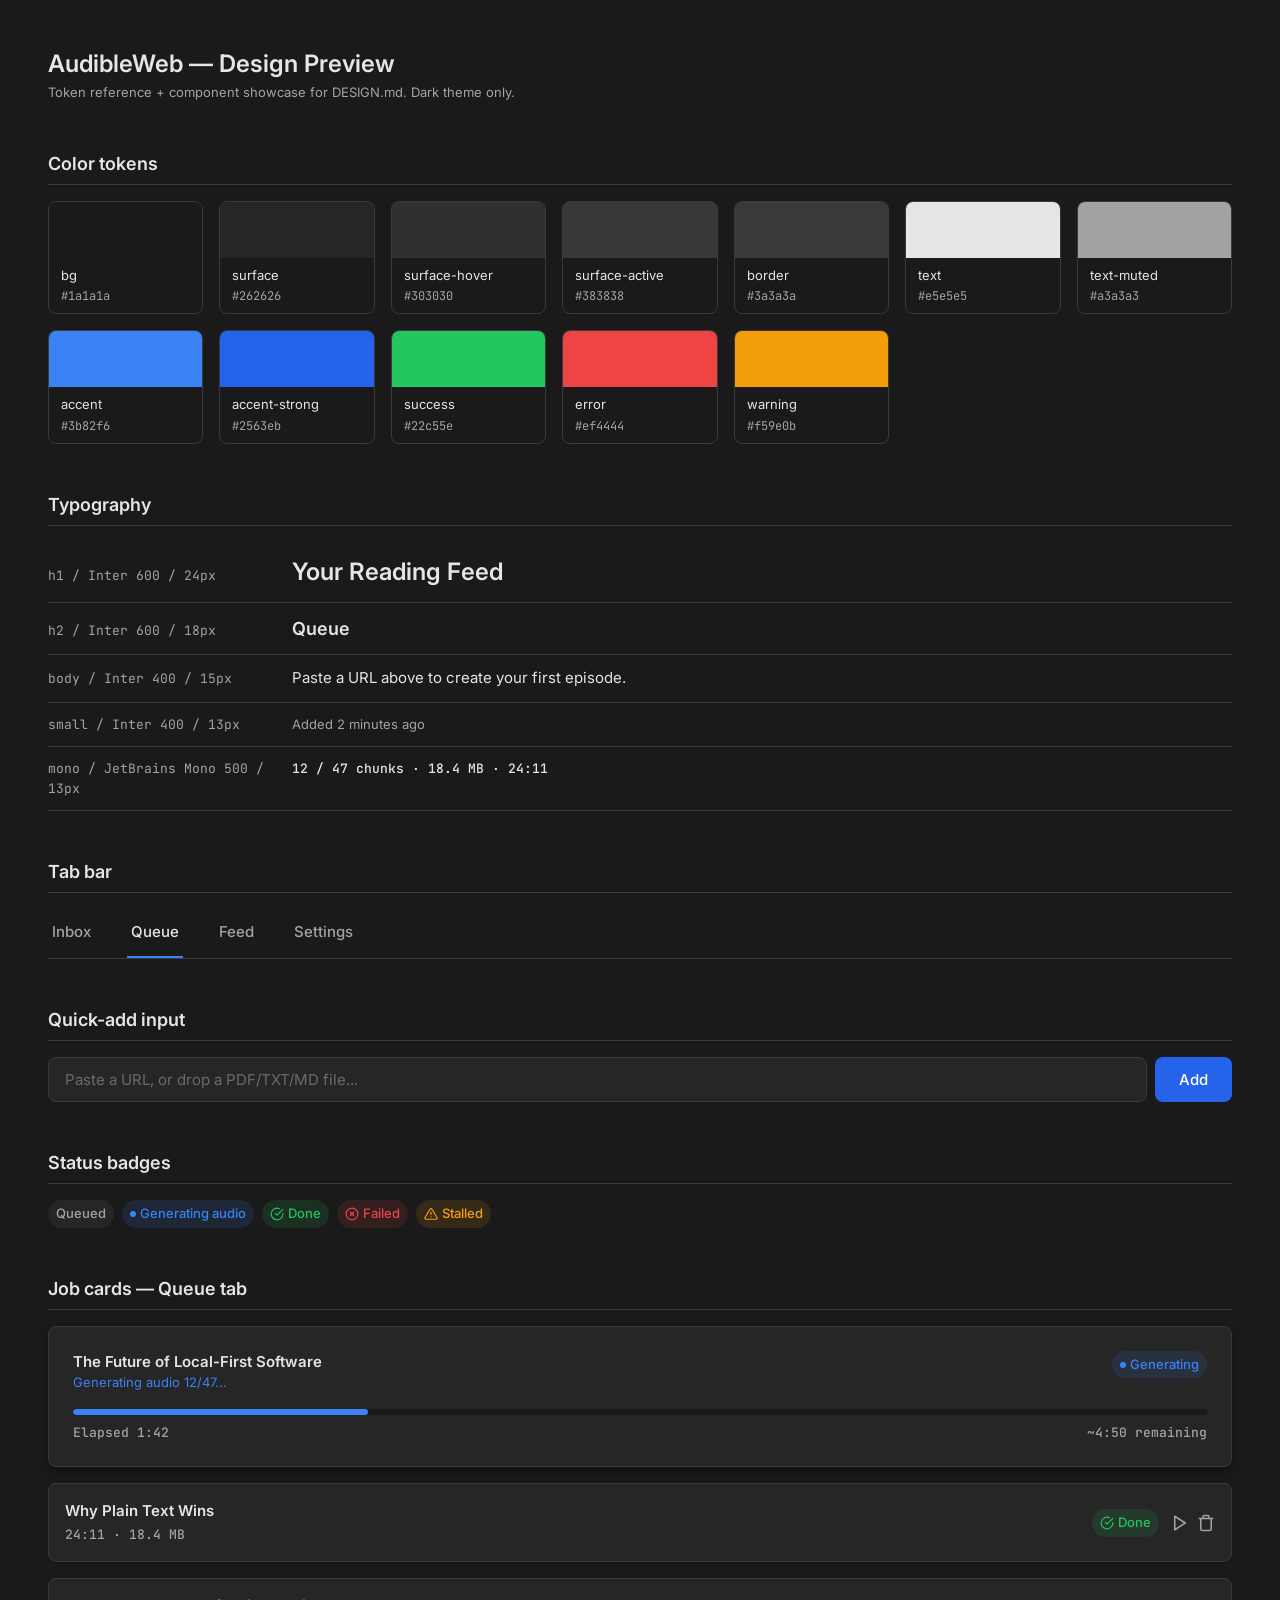
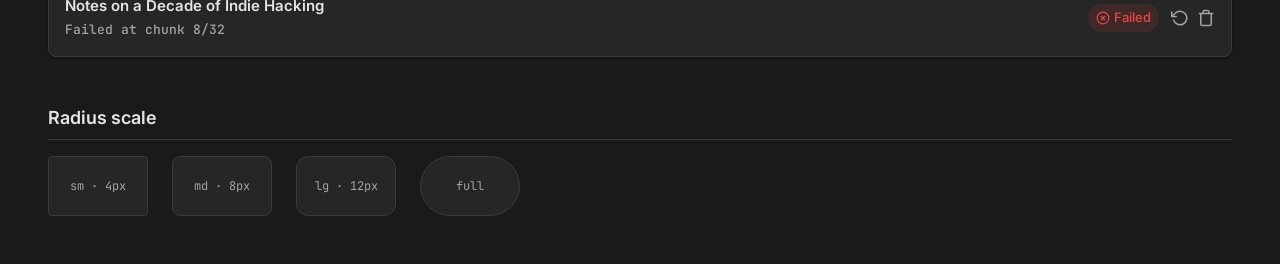
<file: docs/design-preview.html>
<!DOCTYPE html>
<html lang="en">
<head>
<meta charset="UTF-8" />
<meta name="viewport" content="width=device-width, initial-scale=1" />
<title>AudibleWeb — Design Preview</title>
<link rel="preconnect" href="https://fonts.googleapis.com" />
<link rel="preconnect" href="https://fonts.gstatic.com" crossorigin />
<link href="https://fonts.googleapis.com/css2?family=Inter:wght@400;500;600;700&family=JetBrains+Mono:wght@400;500&display=swap" rel="stylesheet" />
<style>
  :root {
    --bg: #1a1a1a;
    --surface: #262626;
    --surface-hover: #303030;
    --surface-active: #383838;
    --border: #3a3a3a;

    --text: #e5e5e5;
    --text-muted: #a3a3a3;
    --text-disabled: #6b6b6b;

    --accent: #3b82f6;
    --accent-strong: #2563eb;
    --accent-subtle: rgba(59, 130, 246, 0.12);

    --success: #22c55e;
    --success-subtle: rgba(34, 197, 94, 0.12);
    --error: #ef4444;
    --error-subtle: rgba(239, 68, 68, 0.12);
    --warning: #f59e0b;
    --warning-subtle: rgba(245, 158, 11, 0.12);

    --font-sans: 'Inter', -apple-system, BlinkMacSystemFont, sans-serif;
    --font-mono: 'JetBrains Mono', ui-monospace, 'SF Mono', monospace;

    --space-xs: 4px;
    --space-sm: 8px;
    --space-md: 12px;
    --space-base: 16px;
    --space-lg: 24px;
    --space-xl: 32px;
    --space-2xl: 48px;

    --radius-sm: 4px;
    --radius-md: 8px;
    --radius-lg: 12px;
    --radius-full: 999px;

    --shadow-card: 0 1px 2px rgba(0, 0, 0, 0.3);
    --shadow-elevated: 0 4px 12px rgba(0, 0, 0, 0.4);

    --transition-fast: 120ms ease;
    --transition-base: 200ms ease;
    --transition-progress: 300ms ease-out;
  }

  * { box-sizing: border-box; }

  body {
    margin: 0;
    background: var(--bg);
    color: var(--text);
    font-family: var(--font-sans);
    font-size: 15px;
    line-height: 1.5;
    padding: var(--space-2xl);
  }

  h1 { font-size: 24px; font-weight: 600; line-height: 1.3; margin: 0 0 var(--space-xs); }
  h2 { font-size: 18px; font-weight: 600; line-height: 1.4; margin: var(--space-2xl) 0 var(--space-base); border-bottom: 1px solid var(--border); padding-bottom: var(--space-sm); }
  .subtitle { color: var(--text-muted); margin: 0 0 var(--space-2xl); font-size: 13px; }
  .mono { font-family: var(--font-mono); font-weight: 500; font-size: 13px; }
  .meta { color: var(--text-muted); font-size: 13px; }

  /* ---- Swatches ---- */
  .swatch-grid { display: grid; grid-template-columns: repeat(auto-fill, minmax(140px, 1fr)); gap: var(--space-base); }
  .swatch { border: 1px solid var(--border); border-radius: var(--radius-md); overflow: hidden; }
  .swatch-color { height: 56px; }
  .swatch-label { padding: var(--space-sm) var(--space-md); font-size: 13px; }
  .swatch-label .name { display: block; }
  .swatch-label .hex { display: block; color: var(--text-muted); font-family: var(--font-mono); font-size: 12px; margin-top: 2px; }

  /* ---- Type scale ---- */
  .type-row { display: flex; align-items: baseline; gap: var(--space-lg); padding: var(--space-md) 0; border-bottom: 1px solid var(--border); }
  .type-row:last-child { border-bottom: none; }
  .type-row .label { width: 220px; flex-shrink: 0; color: var(--text-muted); font-size: 13px; font-family: var(--font-mono); }
  .h1-sample { font-size: 24px; font-weight: 600; }
  .h2-sample { font-size: 18px; font-weight: 600; }
  .body-sample { font-size: 15px; font-weight: 400; }
  .small-sample { font-size: 13px; color: var(--text-muted); }
  .mono-sample { font-family: var(--font-mono); font-size: 13px; font-weight: 500; }

  /* ---- Tab bar ---- */
  .tab-bar { display: flex; gap: var(--space-xl); border-bottom: 1px solid var(--border); margin-bottom: var(--space-lg); }
  .tab { padding: var(--space-md) var(--space-xs); color: var(--text-muted); font-weight: 500; border-bottom: 2px solid transparent; cursor: default; transition: color var(--transition-fast); }
  .tab.active { color: var(--text); border-bottom-color: var(--accent); }

  /* ---- Quick add ---- */
  .quick-add { display: flex; gap: var(--space-sm); margin-bottom: var(--space-lg); }
  .quick-add input {
    flex: 1; background: var(--surface); border: 1px solid var(--border); border-radius: var(--radius-md);
    color: var(--text); font-family: var(--font-sans); font-size: 15px; padding: var(--space-md) var(--space-base);
  }
  .quick-add input:focus {
    outline: none; border-color: var(--accent);
    box-shadow: 0 0 0 2px var(--bg), 0 0 0 4px var(--accent);
  }
  .quick-add input::placeholder { color: var(--text-disabled); }
  .btn {
    background: var(--accent-strong); color: #fff; border: none; border-radius: var(--radius-md);
    padding: var(--space-md) var(--space-lg); font-family: var(--font-sans); font-size: 15px; font-weight: 500;
    cursor: pointer; transition: background var(--transition-fast);
  }
  .btn:hover { background: #1d4ed8; }

  /* ---- Badges ---- */
  .badge {
    display: inline-flex; align-items: center; gap: var(--space-xs);
    padding: var(--space-xs) var(--space-sm); border-radius: var(--radius-full);
    font-size: 13px; font-weight: 500;
  }
  .badge svg { width: 14px; height: 14px; }
  .badge-queued { background: var(--surface); color: var(--text-muted); }
  .badge-progress { background: var(--accent-subtle); color: var(--accent); }
  .badge-progress::before {
    content: ''; width: 6px; height: 6px; border-radius: 50%; background: var(--accent);
    animation: pulse 1.4s ease-in-out infinite;
  }
  .badge-done { background: var(--success-subtle); color: var(--success); }
  .badge-failed { background: var(--error-subtle); color: var(--error); }
  .badge-stalled { background: var(--warning-subtle); color: var(--warning); }
  @keyframes pulse { 0%, 100% { opacity: 1; } 50% { opacity: 0.3; } }
  @media (prefers-reduced-motion: reduce) {
    .badge-progress::before { animation: none; }
  }
  .badge-row { display: flex; gap: var(--space-sm); flex-wrap: wrap; margin-bottom: var(--space-base); }

  /* ---- Job cards ---- */
  .job-card {
    background: var(--surface); border: 1px solid var(--border); border-radius: var(--radius-md);
    padding: var(--space-lg); margin-bottom: var(--space-base);
  }
  .job-card.elevated { box-shadow: var(--shadow-elevated); }
  .job-card.compact { box-shadow: var(--shadow-card); padding: var(--space-base); }
  .job-card-top { display: flex; justify-content: space-between; align-items: flex-start; gap: var(--space-base); margin-bottom: var(--space-sm); }
  .job-title { font-weight: 600; font-size: 15px; }
  .job-stage { color: var(--accent); font-size: 13px; margin-bottom: var(--space-sm); }

  /* ---- Progress bar ---- */
  .progress-track { background: var(--bg); border-radius: var(--radius-full); height: 6px; overflow: hidden; margin-bottom: var(--space-sm); }
  .progress-fill { background: var(--accent); height: 100%; border-radius: var(--radius-full); transition: width var(--transition-progress); }
  .progress-meta { display: flex; justify-content: space-between; font-size: 13px; color: var(--text-muted); }

  /* ---- Compact row ---- */
  .compact-top { display: flex; justify-content: space-between; align-items: center; gap: var(--space-base); }
  .compact-actions { display: flex; gap: var(--space-sm); color: var(--text-muted); }
  .compact-actions svg { width: 18px; height: 18px; cursor: pointer; }
  .compact-actions svg:hover { color: var(--text); }

  /* ---- Radius / shadow reference ---- */
  .ref-grid { display: flex; gap: var(--space-lg); flex-wrap: wrap; }
  .ref-box { width: 100px; height: 60px; background: var(--surface); border: 1px solid var(--border); display: flex; align-items: center; justify-content: center; font-family: var(--font-mono); font-size: 12px; color: var(--text-muted); }
</style>
</head>
<body>

<h1>AudibleWeb — Design Preview</h1>
<p class="subtitle">Token reference + component showcase for DESIGN.md. Dark theme only.</p>

<h2>Color tokens</h2>
<div class="swatch-grid">
  <div class="swatch"><div class="swatch-color" style="background: var(--bg)"></div><div class="swatch-label"><span class="name">bg</span><span class="hex">#1a1a1a</span></div></div>
  <div class="swatch"><div class="swatch-color" style="background: var(--surface)"></div><div class="swatch-label"><span class="name">surface</span><span class="hex">#262626</span></div></div>
  <div class="swatch"><div class="swatch-color" style="background: var(--surface-hover)"></div><div class="swatch-label"><span class="name">surface-hover</span><span class="hex">#303030</span></div></div>
  <div class="swatch"><div class="swatch-color" style="background: var(--surface-active)"></div><div class="swatch-label"><span class="name">surface-active</span><span class="hex">#383838</span></div></div>
  <div class="swatch"><div class="swatch-color" style="background: var(--border)"></div><div class="swatch-label"><span class="name">border</span><span class="hex">#3a3a3a</span></div></div>
  <div class="swatch"><div class="swatch-color" style="background: var(--text)"></div><div class="swatch-label"><span class="name">text</span><span class="hex">#e5e5e5</span></div></div>
  <div class="swatch"><div class="swatch-color" style="background: var(--text-muted)"></div><div class="swatch-label"><span class="name">text-muted</span><span class="hex">#a3a3a3</span></div></div>
  <div class="swatch"><div class="swatch-color" style="background: var(--accent)"></div><div class="swatch-label"><span class="name">accent</span><span class="hex">#3b82f6</span></div></div>
  <div class="swatch"><div class="swatch-color" style="background: var(--accent-strong)"></div><div class="swatch-label"><span class="name">accent-strong</span><span class="hex">#2563eb</span></div></div>
  <div class="swatch"><div class="swatch-color" style="background: var(--success)"></div><div class="swatch-label"><span class="name">success</span><span class="hex">#22c55e</span></div></div>
  <div class="swatch"><div class="swatch-color" style="background: var(--error)"></div><div class="swatch-label"><span class="name">error</span><span class="hex">#ef4444</span></div></div>
  <div class="swatch"><div class="swatch-color" style="background: var(--warning)"></div><div class="swatch-label"><span class="name">warning</span><span class="hex">#f59e0b</span></div></div>
</div>

<h2>Typography</h2>
<div class="type-row"><span class="label">h1 / Inter 600 / 24px</span><span class="h1-sample">Your Reading Feed</span></div>
<div class="type-row"><span class="label">h2 / Inter 600 / 18px</span><span class="h2-sample">Queue</span></div>
<div class="type-row"><span class="label">body / Inter 400 / 15px</span><span class="body-sample">Paste a URL above to create your first episode.</span></div>
<div class="type-row"><span class="label">small / Inter 400 / 13px</span><span class="small-sample">Added 2 minutes ago</span></div>
<div class="type-row"><span class="label">mono / JetBrains Mono 500 / 13px</span><span class="mono-sample">12 / 47 chunks · 18.4 MB · 24:11</span></div>

<h2>Tab bar</h2>
<nav class="tab-bar">
  <div class="tab">Inbox</div>
  <div class="tab active">Queue</div>
  <div class="tab">Feed</div>
  <div class="tab">Settings</div>
</nav>

<h2>Quick-add input</h2>
<div class="quick-add">
  <input type="text" placeholder="Paste a URL, or drop a PDF/TXT/MD file..." />
  <button class="btn">Add</button>
</div>

<h2>Status badges</h2>
<div class="badge-row">
  <span class="badge badge-queued">Queued</span>
  <span class="badge badge-progress">Generating audio</span>
  <span class="badge badge-done">
    <svg viewBox="0 0 24 24" fill="none" stroke="currentColor" stroke-width="2" stroke-linecap="round" stroke-linejoin="round"><path d="M22 11.08V12a10 10 0 1 1-5.93-9.14"/><polyline points="22 4 12 14.01 9 11.01"/></svg>
    Done
  </span>
  <span class="badge badge-failed">
    <svg viewBox="0 0 24 24" fill="none" stroke="currentColor" stroke-width="2" stroke-linecap="round" stroke-linejoin="round"><circle cx="12" cy="12" r="10"/><line x1="15" y1="9" x2="9" y2="15"/><line x1="9" y1="9" x2="15" y2="15"/></svg>
    Failed
  </span>
  <span class="badge badge-stalled">
    <svg viewBox="0 0 24 24" fill="none" stroke="currentColor" stroke-width="2" stroke-linecap="round" stroke-linejoin="round"><path d="M10.29 3.86 1.82 18a2 2 0 0 0 1.71 3h16.94a2 2 0 0 0 1.71-3L13.71 3.86a2 2 0 0 0-3.42 0z"/><line x1="12" y1="9" x2="12" y2="13"/><line x1="12" y1="17" x2="12.01" y2="17"/></svg>
    Stalled
  </span>
</div>

<h2>Job cards — Queue tab</h2>

<div class="job-card elevated">
  <div class="job-card-top">
    <div>
      <div class="job-title">The Future of Local-First Software</div>
      <div class="job-stage">Generating audio 12/47...</div>
    </div>
    <span class="badge badge-progress">Generating</span>
  </div>
  <div class="progress-track"><div class="progress-fill" style="width: 26%"></div></div>
  <div class="progress-meta">
    <span class="mono">Elapsed 1:42</span>
    <span class="mono">~4:50 remaining</span>
  </div>
</div>

<div class="job-card compact">
  <div class="compact-top">
    <div>
      <div class="job-title">Why Plain Text Wins</div>
      <span class="meta mono">24:11 · 18.4 MB</span>
    </div>
    <div style="display:flex; align-items:center; gap: var(--space-md);">
      <span class="badge badge-done">
        <svg viewBox="0 0 24 24" fill="none" stroke="currentColor" stroke-width="2" stroke-linecap="round" stroke-linejoin="round"><path d="M22 11.08V12a10 10 0 1 1-5.93-9.14"/><polyline points="22 4 12 14.01 9 11.01"/></svg>
        Done
      </span>
      <div class="compact-actions">
        <svg viewBox="0 0 24 24" fill="none" stroke="currentColor" stroke-width="2" stroke-linecap="round" stroke-linejoin="round"><polygon points="5 3 19 12 5 21 5 3"/></svg>
        <svg viewBox="0 0 24 24" fill="none" stroke="currentColor" stroke-width="2" stroke-linecap="round" stroke-linejoin="round"><polyline points="3 6 5 6 21 6"/><path d="M19 6v14a2 2 0 0 1-2 2H7a2 2 0 0 1-2-2V6m3 0V4a2 2 0 0 1 2-2h4a2 2 0 0 1 2 2v2"/></svg>
      </div>
    </div>
  </div>
</div>

<div class="job-card compact">
  <div class="compact-top">
    <div>
      <div class="job-title">Notes on a Decade of Indie Hacking</div>
      <span class="meta mono">Failed at chunk 8/32</span>
    </div>
    <div style="display:flex; align-items:center; gap: var(--space-md);">
      <span class="badge badge-failed">
        <svg viewBox="0 0 24 24" fill="none" stroke="currentColor" stroke-width="2" stroke-linecap="round" stroke-linejoin="round"><circle cx="12" cy="12" r="10"/><line x1="15" y1="9" x2="9" y2="15"/><line x1="9" y1="9" x2="15" y2="15"/></svg>
        Failed
      </span>
      <div class="compact-actions">
        <svg viewBox="0 0 24 24" fill="none" stroke="currentColor" stroke-width="2" stroke-linecap="round" stroke-linejoin="round"><polyline points="1 4 1 10 7 10"/><path d="M3.51 15a9 9 0 1 0 2.13-9.36L1 10"/></svg>
        <svg viewBox="0 0 24 24" fill="none" stroke="currentColor" stroke-width="2" stroke-linecap="round" stroke-linejoin="round"><polyline points="3 6 5 6 21 6"/><path d="M19 6v14a2 2 0 0 1-2 2H7a2 2 0 0 1-2-2V6m3 0V4a2 2 0 0 1 2-2h4a2 2 0 0 1 2 2v2"/></svg>
      </div>
    </div>
  </div>
</div>

<h2>Radius scale</h2>
<div class="ref-grid">
  <div class="ref-box" style="border-radius: var(--radius-sm)">sm · 4px</div>
  <div class="ref-box" style="border-radius: var(--radius-md)">md · 8px</div>
  <div class="ref-box" style="border-radius: var(--radius-lg)">lg · 12px</div>
  <div class="ref-box" style="border-radius: var(--radius-full)">full</div>
</div>

</body>
</html>
</file>
